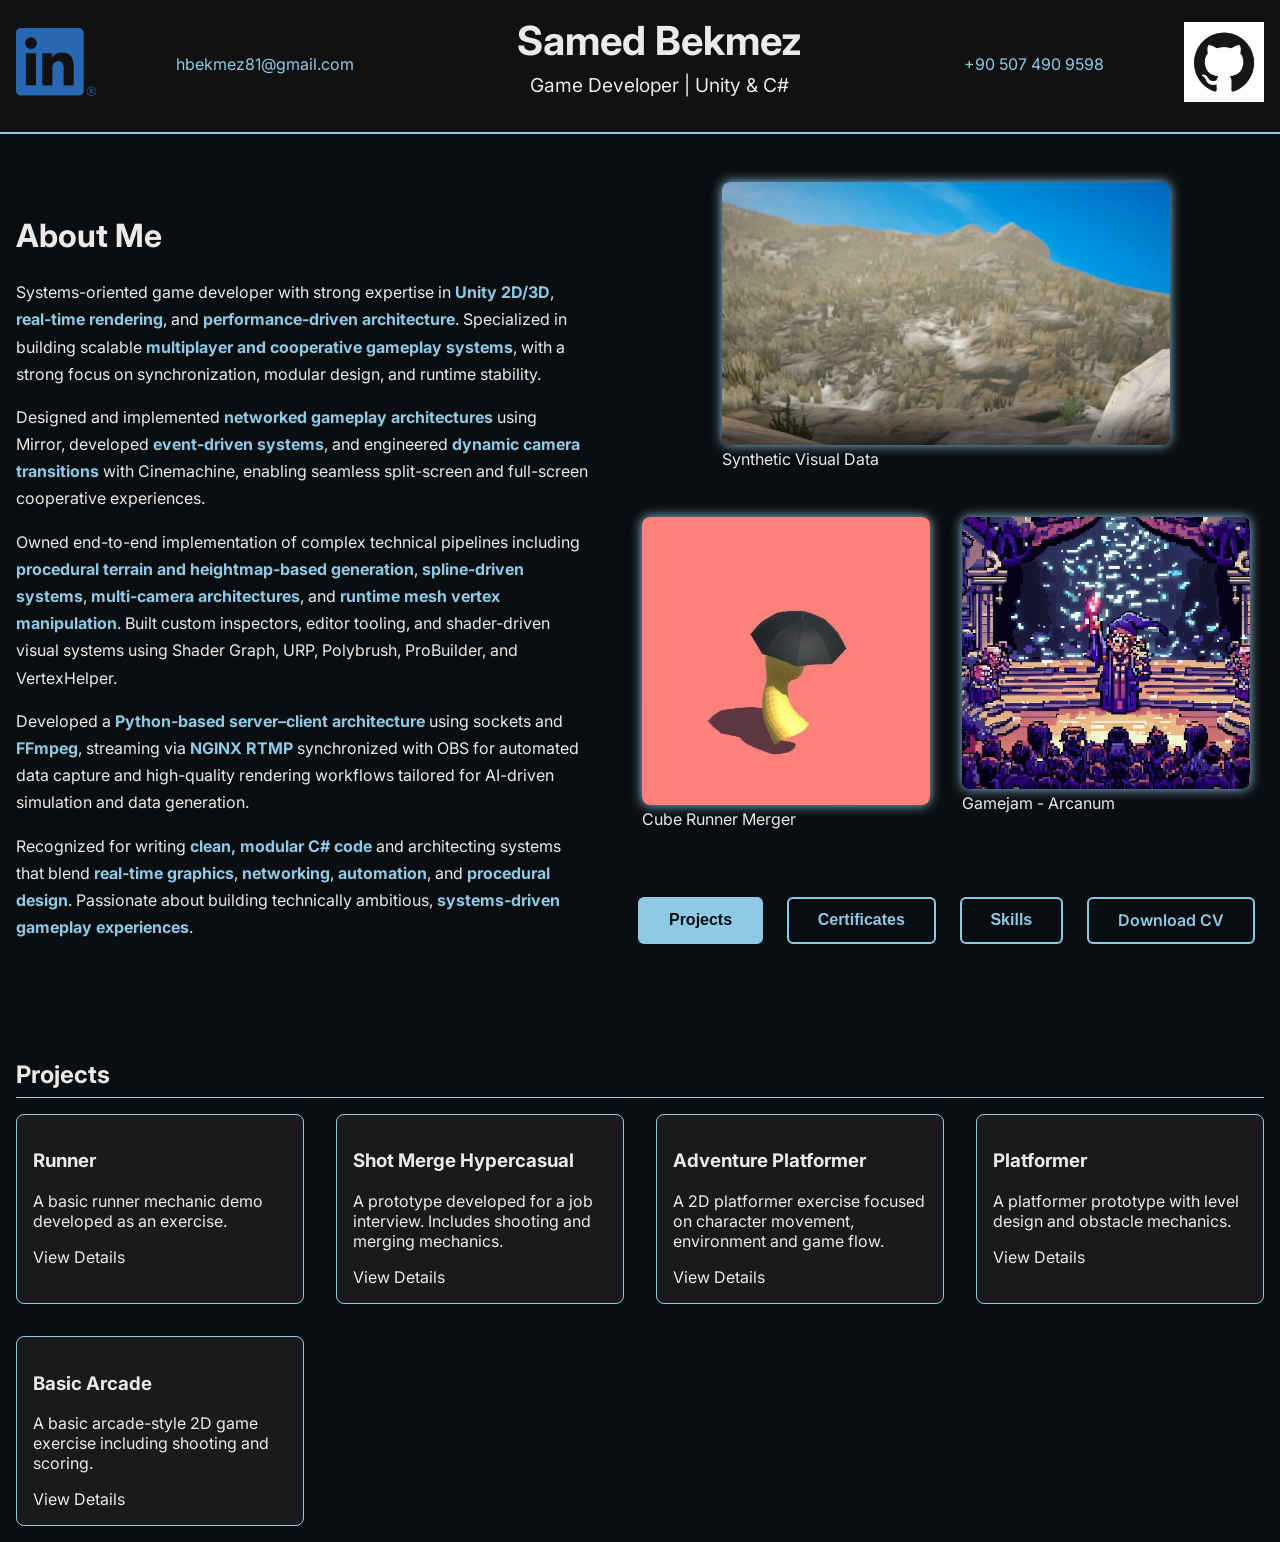
<file: index.html>
<!DOCTYPE html>
<html lang="en">

<head>
    <meta charset="UTF-8" />
    <meta name="viewport" content="width=device-width, initial-scale=1.0" />
    <title>Samed Bekmez | Game Developer</title>
    <link href="https://fonts.googleapis.com/css2?family=Inter:wght@400;600;800&display=swap" rel="stylesheet" />
    <link rel="stylesheet" href="style.css" />
</head>

<body>

    <!-- HEADER -->
    <header class="site-header">
        <div class="container header-inner">
            <div class="social-left">
                <a href="https://linkedin.com/in/samed-bekmez-343425153" target="_blank">
                    <img src="img/logos/LI-In-Bug.png" alt="LinkedIn" />
                </a>

                <a href="mailto:hbekmez81@gmail.com">hbekmez81@gmail.com</a>
            </div>

            <div class="site-info">
                <h1 class="site-title">Samed Bekmez</h1>
                <p class="site-subtitle">Game Developer | Unity & C#</p>
            </div>

            <div class="social-right">

                <span>+90 507 490 9598</span>
                <a href="https://github.com/sambekthejester" target="_blank">
                    <img src="img/logos/GitHub-Mark-ea2971cee799.png" alt="GitHub" />
                </a>

            </div>
        </div>
    </header>


    <!-- MAIN SECTION -->
    <main class="container main-section">
        <div class="about-project-wrapper">

            <!-- LEFT: ABOUT -->
           <section class="about-section">
    <section class="about-section">
    <h2>About Me</h2>

    <p>
        Systems-oriented game developer with strong expertise in 
        <strong class="highlight">Unity 2D/3D</strong>, 
        <strong class="highlight">real-time rendering</strong>, and 
        <strong class="highlight">performance-driven architecture</strong>. 
        Specialized in building scalable 
        <strong class="highlight">multiplayer and cooperative gameplay systems</strong>, 
        with a strong focus on synchronization, modular design, and runtime stability.
    </p>

    <p>
        Designed and implemented 
        <strong class="highlight">networked gameplay architectures</strong> 
        using Mirror, developed 
        <strong class="highlight">event-driven systems</strong>, and engineered 
        <strong class="highlight">dynamic camera transitions</strong> 
        with Cinemachine, enabling seamless split-screen and full-screen cooperative experiences.
    </p>

    <p>
        Owned end-to-end implementation of complex technical pipelines including 
        <strong class="highlight">procedural terrain and heightmap-based generation</strong>, 
        <strong class="highlight">spline-driven systems</strong>, 
        <strong class="highlight">multi-camera architectures</strong>, and 
        <strong class="highlight">runtime mesh vertex manipulation</strong>. 
        Built custom inspectors, editor tooling, and shader-driven visual systems 
        using Shader Graph, URP, Polybrush, ProBuilder, and VertexHelper.
    </p>

    <p>
        Developed a 
        <strong class="highlight">Python-based server–client architecture</strong> 
        using sockets and <strong class="highlight">FFmpeg</strong>, 
        streaming via <strong class="highlight">NGINX RTMP</strong> synchronized with OBS 
        for automated data capture and high-quality rendering workflows tailored for AI-driven simulation and data generation.
    </p>

    <p>
        Recognized for writing 
        <strong class="highlight">clean, modular C# code</strong> 
        and architecting systems that blend 
        <strong class="highlight">real-time graphics</strong>, 
        <strong class="highlight">networking</strong>, 
        <strong class="highlight">automation</strong>, and 
        <strong class="highlight">procedural design</strong>. 
        Passionate about building technically ambitious, 
        <strong class="highlight">systems-driven gameplay experiences</strong>.
    </p>
</section>
</section>
            <!-- RIGHT: PYRAMID IMAGES + MODAL -->
            <section class="visual-section">
                <div class="pyramid-wrapper">

                    <div class="pyramid-top">
                        <div class="pyramid-image-wrapper" data-project="project1">
                            <img src="img/Realistic/thumb.JPG" alt="Project 1" class="pyramid-img pyramid-img-top" />
                            <div class="pyramid-overlay">Synthetic Visual Data</div>
                        </div>
                    </div>

                    <div class="pyramid-bottom">
                        <div class="pyramid-image-wrapper" data-project="project2">
                            <img src="img/Cube_Runner_Merger/thumb.JPG" alt="Project 2"
                                class="pyramid-img pyramid-img-bot" />
                            <div class="pyramid-overlay">Cube Runner Merger</div>
                        </div>

                        <div class="pyramid-image-wrapper" data-project="project3">
                            <img src="img/Akademi-U14-Gamejam/thumb.JPG" alt="Project 3"
                                class="pyramid-img pyramid-img-bot" />
                            <div class="pyramid-overlay">Gamejam - Arcanum</div>
                        </div>
                    </div>

                </div>

            <div class="section-buttons">
                <button class="tab-button" data-target="projects-panel">Projects</button>
                <button class="tab-button" data-target="certificates-panel">Certificates</button>
                <button class="tab-button" data-target="skills-panel">Skills</button>
                 <a href="cv/Samed_Bekmez_CV.pdf" class="btn download-cv" target="_blank">Download CV</a>
            </div>

            </section>





            <!-- FOOTER SECTIONS -->
            <!-- SECTION BUTTONS -->



    </main>
    <section id="projects-panel" class="content-panel">
        <div class="container">
            <h2 class="section-title">Projects</h2>
            <div class="gallery-grid" id="gallery-grid"></div>
        </div>
    </section>






    <!-- Certificates Section -->
    <section id="certificates-panel" class="content-panel hidden">
        <div class="container">
            <h2 class="section-title">Certificates</h2>
            <ul class="certificate-list">
                <a href="https://www.udemy.com/certificate/UC-f7345654-d6be-4e47-bacd-4e83c01c10c7/"
                    class="gallery-item certificate-item" target="_blank">
                    <div class="text-placeholder">
                        Procedural Terrain Generation with Unity<br>Feb 2025 <br>Pete Jepson (Udemy)
                    </div>
                    <div class="overlay">


                    </div>
                </a>


                <a href="https://www.udemy.com/certificate/UC-3dc1550b-b796-4994-a9b4-f714386e2808/"
                    class="gallery-item certificate-item" target="_blank">
                    <div class="text-placeholder">
                        Unity Environment Design<br>Jan 2025 <br>Penny de Byl, Penny Holistic3D (Udemy)
                    </div>

                    <div class="overlay">


                    </div>

                </a>
                <a href="https://verified.sertifier.com/en/verify/43076692580595/" class="gallery-item certificate-item"
                    target="_blank">

                    <div class="text-placeholder">
                        Game and Application Academy Graduation Certificate<br>Aug 2023 <br>Google Game and
                        Application Academy
                    </div>

                    <div class="overlay">


                    </div>

                </a>


                <a href="https://coursera.org/share/4862732af2c7d1d197959725f21c396f"
                    class="gallery-item certificate-item" target="_blank">



                    <div class="text-placeholder">
                        Graduation Project: Project Management
                        in the Real World To apply<br>July 2023

                        <br>Coursera
                    </div>

                    <div class="overlay">


                    </div>


                </a>
                <a href="https://coursera.org/share/023d0ddbe08b3307a5acb907e4eb3389"
                    class="gallery-item certificate-item" target="_blank">

                    <div class="text-placeholder">
                        Agile Project Management<br>June 2023 <br>Coursera
                    </div>
                    <div class="overlay">


                    </div>

                </a>

                <a href="https://coursera.org/share/d3af0423ad799533e792f6fc4d25a7cb"
                    class="gallery-item certificate-item" target="_blank">

                    <div class="text-placeholder">
                        Executing the Project: Bringing the Project to Life<br>May 2023
                        <br>Coursera
                    </div>
                    <div class="overlay">


                    </div>
                </a>


                <a href="https://coursera.org/share/d3af0423ad799533e792f6fc4d25a7cb"
                    class="gallery-item certificate-item" target="_blank">

                    <div class="text-placeholder">
                        Project Planning: Bringing Everything Together<br>Apr 2023
                        <br>Coursera
                    </div>
                    <div class="overlay">


                    </div>
                </a>


                <a href="https://verified.sertifier.com/en/verify/06501548519885" class="gallery-item certificate-item"
                    target="_blank">

                    <div class="text-placeholder">
                        Game and Application Academy
                        Game Jam Participation Certificate<br>Apr 2023 <br>Google Game
                        and Application Academy
                    </div>
                    <div class="overlay">


                    </div>

                </a>

                <a href="https://www.coursera.org/account/accomplishments/certificate/LKDLFCTVNBYS"
                    class="gallery-item certificate-item" target="_blank">

                    <div class="text-placeholder">
                        Starting the Project: Stepping into the Project
                        Successfully<br>Mar 2023 <br>Coursera
                    </div>
                    <div class="overlay">



                    </div>

                </a>

                <a href="https://www.coursera.org/account/accomplishments/certificate/7SFTN7F7Q2Z7" class="
                    gallery-item certificate-item" target="_blank">

                    <div class="text-placeholder">
                        Project Management Fundamental<br>Jan 2023 <br>Coursera
                    </div>
                    <div class="overlay">


                    </div>
                </a>
            </ul>
        </div>
    </section>

    <!-- Skills Section -->
    <section id="skills-panel" class="content-panel hidden">
        <div class="container">
            <h2 class="section-title">Skills</h2>









            <div class="skills-wrapper">
                <ul>
                    <li>Unity</li>
                    <li>C#</li>
                    <li>C++</li>
                    <li>Python</li>
                    <li>Matlab</li>
                    <li>AutoCAD</li>
                    <li>SAP2000</li>
                    <li>GitHub</li>
                    <li>Game Develop</li>
                    <li>Game Design</li>
                    <li>Gameplay Programming</li>
                    <li>Project Management</li>
                    <li>Agile Project Management</li>
                    <li>Engineering Surveying</li>
                    <li>Bill of Quantities</li>
                </ul>
            </div>


        </div>
    </section>

    </div>
    </main>







    <!-- MODAL STRUCTURE -->
    <div id="project-modal" class="modal hidden">
        <div class="modal-content">
            <span class="close-modal">&times;</span>
            <div id="modal-body"></div>
        </div>
    </div>



    <script>
        const projectMedia = {
            project1: {
                title: "Synthetic Visual Data Generation",
                description: "Designed realistic virtual scenarios within the Unity engine to support computer vision model training.",
                github: "https://github.com/sambekthejester/TerrainGeneration",
                videos: [
                    "img/Realistic/iter_1.mp4",
                    "img/Realistic/iter_1_box.mp4",
                    "img/Realistic/iter_5 (withHorse).mp4",
                    "img/Realistic/iter_5_box.mp4"
                ],
                images: []
            },
            project2: {
                title: "Cube Runner Merger",
                description: "Available on Google Play. A hypercasual merge-runner game where players combine cubes and navigate obstacles.",
                github: "https://github.com/sambekthejester/Cube_Runner_Merger",  // ← buraya

                images: [

                    "img/Cube_Runner_Merger/photo_2.jpg",
                    "img/Cube_Runner_Merger/photo_3.jpg",
                    "img/Cube_Runner_Merger/photo_4.jpg",
                    "img/Cube_Runner_Merger/photo_5.jpg",
                    "img/Cube_Runner_Merger/photo_6.jpg",
                    "img/Cube_Runner_Merger/photo_7.jpg",
                    "img/Cube_Runner_Merger/photo_8.jpg",
                    "img/Cube_Runner_Merger/photo_9.jpg",
                    "img/Cube_Runner_Merger/photo_10.jpg",
                    "img/Cube_Runner_Merger/photo_11.jpg"
                ],
                videos: []
            },
            project3: {
                title: "Akademi U14 Gamejam",
                description: "Google Game & App Academy Gamejam submission: Arcanum.",
                github: "https://github.com/sambekthejester/Bootcamp_U17",  // ← buraya

                videos: ["img/Akademi-U14-Gamejam/arcanum.mp4"],
                images: []
            },
            project4: {
                title: "Runner",
                description: "A basic runner mechanic demo developed as an exercise.",

                github: "https://github.com/sambekthejester/Runner",  // ← buraya
                images: ["img/Runner/thumb.JPG"],
                videos: ["img/Runner/runner (2).mp4"]

            },
            project5: {
                title: "Shot Merge Hypercasual",
                description: "A prototype developed for a job interview. Includes shooting and merging mechanics.",

                github: "https://github.com/sambekthejester/shot_merge_Hypercasual",  // ← buraya
                videos: [],
                images: [
                    "img/shot_merge_Hypercasual/thumb.JPG",
                    "img/shot_merge_Hypercasual/photo_1.jpg",
                    "img/shot_merge_Hypercasual/photo_2.jpg",
                    "img/shot_merge_Hypercasual/photo_3.jpg",
                    "img/shot_merge_Hypercasual/photo_4.jpg",
                    "img/shot_merge_Hypercasual/photo_5.jpg",
                    "img/shot_merge_Hypercasual/photo_6.jpg",
                    "img/shot_merge_Hypercasual/photo_7.jpg"
                ]
            },
            project6: {
                title: "Adventure Platformer",
                description: "A 2D platformer exercise focused on character movement, environment and game flow.",
                github: "https://github.com/sambekthejester/2d_adventure_platformer",  // ← buraya

                images: ["img/2d_adventure_platformer/thumb.JPG"],
                videos: [

                    "img/2d_adventure_platformer/movie_001 (3).mp4",

                    "img/2d_adventure_platformer/movie_002 (1).mp4",

                    "img/2d_adventure_platformer/movie_003 (1).mp4"
                ]

            },
            project7: {
                title: "Platformer",
                description: "A platformer prototype with level design and obstacle mechanics.",

                github: "https://github.com/sambekthejester/2d_platformer",  // ← buraya
                images: ["img/2d_platformer/thumb.JPG", "img/2d_platformer/2d_platformer.png"],
                videos: [

                    "img/2d_platformer/2d_platformer_1.mp4",

                    "img/2d_platformer/2d_platformer_2.mp4",

                    "img/2d_platformer/2d_platformer_3.mp4",

                    "img/2d_platformer/2d_platformer_4.mp4",

                    "img/2d_platformer/2d_platformer_5.mp4"
                ]
            },
            project8: {
                title: "Basic Arcade",
                description: "A basic arcade-style 2D game exercise including shooting and scoring.",

                github: "https://github.com/sambekthejester/2d_basic_arcade",  // ← buraya
                images: [
                    "img/2d_basic_arcade/thumb.JPG",
                    "img/2d_basic_arcade/2d_basic_arcade_2.png",
                    "img/2d_basic_arcade/2d_basic_arcade_1.png",


                    "img/2d_basic_arcade/2d_basic_arcade_3.png"],
                videos: ["img/2d_basic_arcade/2d_basic_arcade.mp4"]
            }

        }

















        const modal = document.getElementById("project-modal");
        const modalBody = document.getElementById("modal-body");

        document.querySelectorAll("[data-project]").forEach(item => {
            item.addEventListener("click", () => {
                const key = item.dataset.project;
                const project = projectMedia[key];
                if (!project) return;

                const allMedia = [...(project.videos || []), ...(project.images || [])];

                modalBody.innerHTML = `
      <h3 style="text-align:center;">${project.title || "Project"}</h3>
      ${project.github ? `
        <div style="text-align:center; margin: 10px 0;">
          <a href="${project.github}" target="_blank" style="text-decoration:none; color:#0077cc;">
            🔗 GitHub Repository
          </a>
        </div>
      ` : ""}
      <p style="text-align:center;">${project.description || ""}</p>
      <div id="main-display"></div>
      <div id="thumbnails-container" style="display:flex; flex-wrap:wrap; gap:10px; justify-content:center; margin-top:20px;"></div>
    `;


                // Create main media display
                const mainDisplay = document.createElement("div");
                mainDisplay.id = "main-display";
                modalBody.appendChild(mainDisplay);



                // Display first media as main
                if (allMedia.length > 0) updateMainDisplay(allMedia[0]);

                const thumbnailsContainer = modalBody.querySelector("#thumbnails-container");

                allMedia.forEach(src => {
                    const isVideo = src.endsWith(".mp4") || src.endsWith(".webm");
                    const thumb = document.createElement(isVideo ? "video" : "img");
                    thumb.src = src;
                    if (isVideo) {
                        thumb.muted = true;
                        thumb.loop = true;
                    }
                    thumb.style = `
    width: 100px;
    height: 70px;
    object-fit: cover;
    cursor: pointer;
    border-radius: 6px;
  `;
                    thumb.addEventListener("click", () => updateMainDisplay(src));
                    thumbnailsContainer.appendChild(thumb);
                });

                modal.classList.remove("hidden");
            });
        });



        // Close logic
        document.querySelector(".close-modal").addEventListener("click", () => {
            modal.classList.add("hidden");
        });

        modal.addEventListener("click", e => {
            if (e.target === modal) {
                modal.classList.add("hidden");
            }
        });

    </script>

    <script>


        // Tab switching
        document.querySelectorAll(".tab-button").forEach(button => {
            button.addEventListener("click", () => {
                document.querySelectorAll(".content-panel").forEach(panel => panel.classList.add("hidden"));
                document.querySelectorAll(".tab-button").forEach(btn => btn.classList.remove("active"));
                document.getElementById(button.dataset.target).classList.remove("hidden");
                button.classList.add("active");
            });
        });

        // Init default tab
        document.querySelector('[data-target="projects-panel"]').click();


        const projectGrid = document.getElementById("gallery-grid");

        Object.entries(projectMedia).forEach(([key, project]) => {
            if (["project1", "project2", "project3"].includes(key)) return;

            const card = document.createElement("div");
            card.className = "project-card gallery-item"; // DOĞRU



            card.setAttribute("data-project", key);
            card.innerHTML = `
          <h3>${project.title || "Untitled Project"}</h3>
          <p>${project.description || "No description available."}</p>
          <span class="view-details">View Details</span>
        `;

            // Tıklama olayı - modal aç
            card.addEventListener("click", () => openProjectModal(key));
            projectGrid.appendChild(card);
        });


        // Modal kapatma
        document.querySelector(".close-modal").addEventListener("click", () => {
            document.getElementById("project-modal").classList.add("hidden");
        });

        document.getElementById("project-modal").addEventListener("click", (e) => {
            if (e.target.id === "project-modal") {
                document.getElementById("project-modal").classList.add("hidden");
            }
        });






        function openProjectModal(key) {
            const project = projectMedia[key];
            const modal = document.getElementById("project-modal");
            const modalBody = document.getElementById("modal-body");

            const allMedia = [...(project.videos || []), ...(project.images || [])];

            modalBody.innerHTML = `
        <h3 style="text-align:center;">${project.title || "Project"}</h3>
        ${project.github ? `
          <div style="text-align:center; margin: 10px 0;">
            <a href="${project.github}" target="_blank" style="text-decoration:none; color:#0077cc;">
              🔗 GitHub Repository
            </a>
          </div>` : ""}
        <p style="text-align:center;">${project.description || ""}</p>
        <div id="main-display"></div>
        <div id="thumbnails-container" style="display:flex; flex-wrap:wrap; gap:10px; justify-content:center; margin-top:20px;"></div>
      `;

            const mainDisplay = modalBody.querySelector("#main-display");
            const thumbnailsContainer = modalBody.querySelector("#thumbnails-container");

            if (allMedia.length > 0) updateMainDisplay(allMedia[0]);

            allMedia.forEach(src => {
                const isVideo = src.endsWith(".mp4");
                const thumb = document.createElement(isVideo ? "video" : "img");
                thumb.src = src;
                if (isVideo) {
                    thumb.muted = true;
                    thumb.loop = true;
                }
                thumb.classList.add("thumb");
                thumb.style.cssText = "width:100px;height:70px;object-fit:cover;cursor:pointer;border-radius:6px;";
                thumb.addEventListener("click", () => updateMainDisplay(src));
                thumbnailsContainer.appendChild(thumb);
            });

            modal.classList.remove("hidden");
        }

        function updateMainDisplay(src) {
            const container = document.getElementById("main-display");
            container.innerHTML = "";
            if (src.endsWith(".mp4")) {
                const video = document.createElement("video");
                video.src = src;
                video.controls = true;
                video.autoplay = true;
                video.muted = true;
                video.style.cssText = "width:100%;max-height:70vh;border-radius:8px;";
                container.appendChild(video);
            } else {
                const img = document.createElement("img");
                img.src = src;
                img.alt = "Media";
                img.style.cssText = "width:100%;max-height:70vh;border-radius:8px;";
                container.appendChild(img);
            }
        }
    </script>



</body>

</html>
</file>
<file: style.css>
:root {
    --bg-color: #0b0e11;
    --text-color: #eaeaea;
    --highlight: #ffca3a;
    --accent: #8ecae6;


    --link-color: #8ecae6;
    /* veya tercih ettiğin renk */


}

body {
    margin: 0;
    font-family: 'Inter', sans-serif;
    background-color: var(--bg-color);
    color: var(--text-color);
}

.container {
    max-width: 100rem;
    margin: 0 auto;
    padding: 1rem;
}

/* Header */
.site-header {
    background-color: #111;

    text-align: center;
    border-bottom: 2px solid var(--accent);
}

.site-title {
    font-size: 2.5rem;
    margin: 0;
}

.site-subtitle {
    font-size: 1.2rem;
    margin-top: 0.5rem;
}

.header-inner {
    display: flex;
    justify-content: space-between;
    align-items: center;
    flex-wrap: wrap;
    gap: 1rem;
}

.social-left,
.social-right {
  display: flex;
 
  gap: 5rem;
  align-items: center; /* ikonları ortalamak için */
  justify-content: space-between;

}

.social-left img,
.social-right img {
  width: 5rem;
  height:5rem;
  object-fit: contain;
}
.social-right a,
.social-right span,.social-left a,
.social-left span {
  font-size: 1rem;
  color: var(--link-color);
  text-decoration: none;
  margin-bottom: 0.3rem;
}



.site-info {
    text-align: center;
}

/* Main Layout */
.main-section {
    display: flex;
    flex-wrap: wrap;
    gap: 2rem;
    margin-top: 2rem;
}

.about-project-wrapper {
    display: flex;
    flex-wrap: wrap;
    gap: 40px;
    align-items: flex-start;
}

/* Sol taraf: Hakkımda */
.about-section {
    flex: 1 1 45%;
    max-width: 45rem;
    color: var(--text-color);
    line-height: 1.7;
    font-size: 1rem;
}

.about-section h2 {
    font-size: 2rem;
    margin-bottom: 1rem;
}

.about-section .highlight {
    font-weight: bold;
    color: var(--accent);
    /* Renk değiştirilebilir */
}

.visual-section {
    flex: 1 1 50%;
    display: flex;
    flex-direction: column;
    align-items: center;
}

.pyramid-wrapper {
    display: flex;
    flex-direction: column;
    align-items: center;
    gap: 3rem;

    margin-bottom: 20px;
}

.pyramid-top,
.pyramid-bottom {
    display: flex;
    justify-content: center;
    gap: 2rem;
}

.pyramid-img-top {
    object-fit: cover;
    width: 30rem;
    height: auto;
    cursor: pointer;
    border-radius: 8px;
    box-shadow: 0 0 12px  var(--accent);
    transition: transform 0.3s;
}

.pyramid-img-top:hover {
    transform: scale(1.05);
    box-shadow: 0 0 50px  var(--accent);
}

.pyramid-img-bot {
    object-fit: cover;
    width: 20rem;
    height: auto;
    cursor: pointer;
    border-radius: 8px;
    box-shadow: 0 0 12px  var(--accent);
    transition: transform 0.3s;
}

.pyramid-img-bot:hover {
    transform: scale(1.05);
    box-shadow: 0 0 50px  var(--accent);
}





 
/* Sections */
.section {
    margin-top: 3rem;
}

.section-title {
    font-size: 1.5rem;
    margin-bottom: 1rem;
    border-bottom: 1px solid var(--accent);
    padding-bottom: 0.5rem;
}

.project-grid {
    display: grid;
    grid-template-columns: repeat(auto-fit, minmax(240px, 1fr));
    gap: 1rem;
}

.project-card {
    background-color: #1a1a1a;
    border: 1px solid var(--accent);
    border-radius: 8px;
    padding: 1rem;
    transition: transform 0.3s;
    cursor: pointer;
   
  }
  
  .project-card:hover {
    transform: scale(1.03);
    background-color: #222;
    box-shadow: 0 0 50px  var(--accent);
  }
  
.modal .thumbnails {
    display: flex;
    gap: 10px;
    margin-top: 1rem;
    flex-wrap: wrap;
}

.modal .thumb {
    width: 80px;
    height: 60px;
    object-fit: cover;
    cursor: pointer;
    border-radius: 4px;
}

.modal .main-media {
    width: 100%;
    max-height: 60vh;
    border-radius: 8px;
}

.certificate-list {
  display: grid;
  grid-template-columns: repeat(auto-fit, minmax(280px, 1fr));
  gap: 1.5rem;
  padding: 1rem 0;
  list-style: none;
}

.certificate-item {
  position: relative;
  display: block;
  background-color: #1a1a1a;
  border: 1px solid var(--accent);
  border-radius: 10px;
  padding: 1rem;
  color: var(--text-color);
  text-decoration: none;
  transition: transform 0.3s, box-shadow 0.3s;
}

.certificate-item:hover {
  transform: translateY(-5px);
  box-shadow: 0 0 30px var(--accent);
  background-color: #222;
}

.certificate-item .text-placeholder {
  font-size: 1rem;
  line-height: 1.5;
  font-weight: 500;
  color: var(--text-color);
}

.certificate-item .overlay {
  display: none; /* Eğer overlay kullanılmıyorsa kaldırılabilir */
}

/* Skills */
.skills-wrapper {
  margin-top: 2rem;
  background-color: #1a1a1a;
  padding: 1.5rem;
  border-radius: 10px;
  border: 1px solid var(--accent);
}

.skills-wrapper ul {
  display: flex;
  flex-wrap: wrap;
  gap: 1rem;
  padding: 0;
  margin: 0;
  list-style: none;
}

.skills-wrapper li {
  background-color: #2a2a2a;
  padding: 0.75rem 1.25rem;
  border-radius: 6px;
  font-size: 0.95rem;
  color: var(--text-color);
  border: 1px solid var(--accent);
  transition: background-color 0.3s ease, transform 0.2s ease;
  cursor: default;
}

.skills-wrapper li:hover {
  background-color: var(--accent);
  color: var(--bg-color);
  transform: scale(1.05);
}


.modal {
    position: fixed;
    top: 0;
    left: 0;
    width: 100%;
    height: 100%;
    background-color: rgba(0, 0, 0, 0.85);
    display: flex;
    justify-content: center;
    align-items: center;
    z-index: 9999;
}

.modal.hidden {
    display: none;
}

.modal-content {
    background-color: #1e1e1e;
    padding: 2rem;
    border-radius: 10px;
    max-width: 90%;
    max-height: 90%;
    overflow: auto;
    color: white;
    position: relative;
    justify-content: center;
    align-items: center;
}

.modal-content video,
.modal-content img {
    width: 100%;
    max-height: 70vh;
    object-fit: contain;
    border-radius: 10px;
}

.close-modal {
    position: absolute;
    top: 10px;
    right: 16px;
    font-size: 28px;
    cursor: pointer;
    color: white;
}

#main-display {
    margin-bottom: 20px;
}

#thumbnails-container video,
#thumbnails-container img {
    transition: transform 0.2s;
    justify-content: center;
    align-items: center;

}

#thumbnails-container video:hover,
#thumbnails-container img:hover {
    transform: scale(1.05);
}

.footer-sections {
    position: fixed;
    bottom: 0;
    left: 0;
    width: 100%;
    background-color: #111;
    border-top: 2px solid var(--accent);
    padding: 0.2rem 0;
    z-index: 1000;
}

.footer-nav {
    display: flex;
    justify-content: center;
    gap: 2rem;
    flex-wrap: wrap;
}

.footer-nav a {
    color: var(--link-color);
    text-decoration: none;
    font-weight: 500;
    font-size: 1rem;
    transition: color 0.3s;
}

.footer-nav a:hover {
    color: var(--highlight);
}

.content-panel {
  display: none;
  margin-top: 2rem;
  animation: fadeIn 0.4s ease;
}

.content-panel:not(.hidden) {
  display: block;
}

.hidden {
  display: none !important;
}
.section-buttons {
  display: flex;
  justify-content: center;     /* Ortalar */
  gap: 1.5rem;                 /* Butonlar arası boşluk */
  margin: 3rem 0 2rem;
  flex-wrap: wrap;             /* Mobilde düzgün hizalanır */
}

.section-buttons button {
  padding: 0.7rem 1.8rem;
  font-size: 1rem;
  font-weight: 600;
  background-color: transparent;
  color: var(--accent);
  border: 2px solid var(--accent);
  border-radius: 6px;
  cursor: pointer;
  transition: all 0.3s ease;
}

.section-buttons button:hover,
.section-buttons button.active {
  background-color: var(--accent);
  color: var(--bg-color);
}

 
.gallery-grid {
  display: grid;
  grid-template-columns: repeat(auto-fit, minmax(280px, 1fr)); /* varsa bu da güncel olabilir */
  gap: 2rem; /* 💡 boşluk buradan gelir */
  margin-top: 1rem; /* üstten biraz nefes alanı da istersen */
 
}

.download-cv {
  display: inline-block;
  padding: 0.7rem 1.8rem;
  font-size: 1rem;
  font-weight: 600;
  background-color: transparent;
  color: var(--accent);
  border: 2px solid var(--accent);
  border-radius: 6px;
  text-decoration: none;
  cursor: pointer;
  transition: all 0.3s ease;
}

.download-cv:hover  {
  background-color: var(--accent);
  color: var(--bg-color);
}





/* Responsive (mobil) */
/* ======================= */
/*      RESPONSIVE         */
/* ======================= */

/* Tablet ve altı (768px) */
@media (max-width: 768px) {
    .header-inner {
      flex-direction: column;
      align-items: center;
      text-align: center;
    }
  
    .social-left,
    .social-right {
      flex-direction: row;
      justify-content: center;
      gap: 1rem;
    }
  
    .social-left img,
    .social-right img {
      width: 2.2rem;
      height: 2.2rem;
    }
  
    .social-right a,
    .social-right span,
    .social-left a,
    .social-left span {
      font-size: 0.85rem;
    }
  
    .project-grid {
      grid-template-columns: 1fr;
    }
  
    .pyramid-img-top {
      width: 100%;
    }
  
    .pyramid-bottom {
      flex-direction: column;
    }
    .pyramid-img-bot {
        width: 100%;
    }
  

      
      
      
      @keyframes fadeIn {
        from { opacity: 0; transform: translateY(10px); }
        to   { opacity: 1; transform: translateY(0); }
      }
      
      
  
    .about-section,
    .visual-section {
      flex: 1 1 100%;
      max-width: 100%;
    }
  
    .main-section {
      gap: 1rem;
    }
  }
  
  
  /* Orta boyutlu ekranlar (tablet yatay, küçük laptoplar) */
  @media (min-width: 769px) and (max-width: 1024px) {
.header-inner {
    flex-wrap: nowrap;
    }
  
    .social-left,
    .social-right {
      flex-direction: row;
      justify-content: center;
      gap: 1rem;
    }


    .social-left img,
    .social-right img {
      width: 2rem;
      height: 2rem;  object-fit: contain;
      
    }
  
    .social-right a,
    .social-right span,
    .social-left a,
    .social-left span {
      font-size: 0.95rem;
    }
  
    .pyramid-img-top {
      width: 25rem;
    }
  
    .pyramid-img-bot {
      width: 16rem;
    }
  }
  
  
  /* Daha büyük ekranlar (1200px ve üstü) */
  @media (min-width: 1025px)and (max-width: 1343px) {
    .project-grid {
      grid-template-columns: repeat(auto-fit, minmax(280px, 1fr));
    }

    .pyramid-img-top {
        width: 28rem;
      }
    
      .pyramid-img-bot {
        width: 18rem;
      }
  
    .footer-nav a {
      font-size: 1.1rem;
    }
  }
</file>
